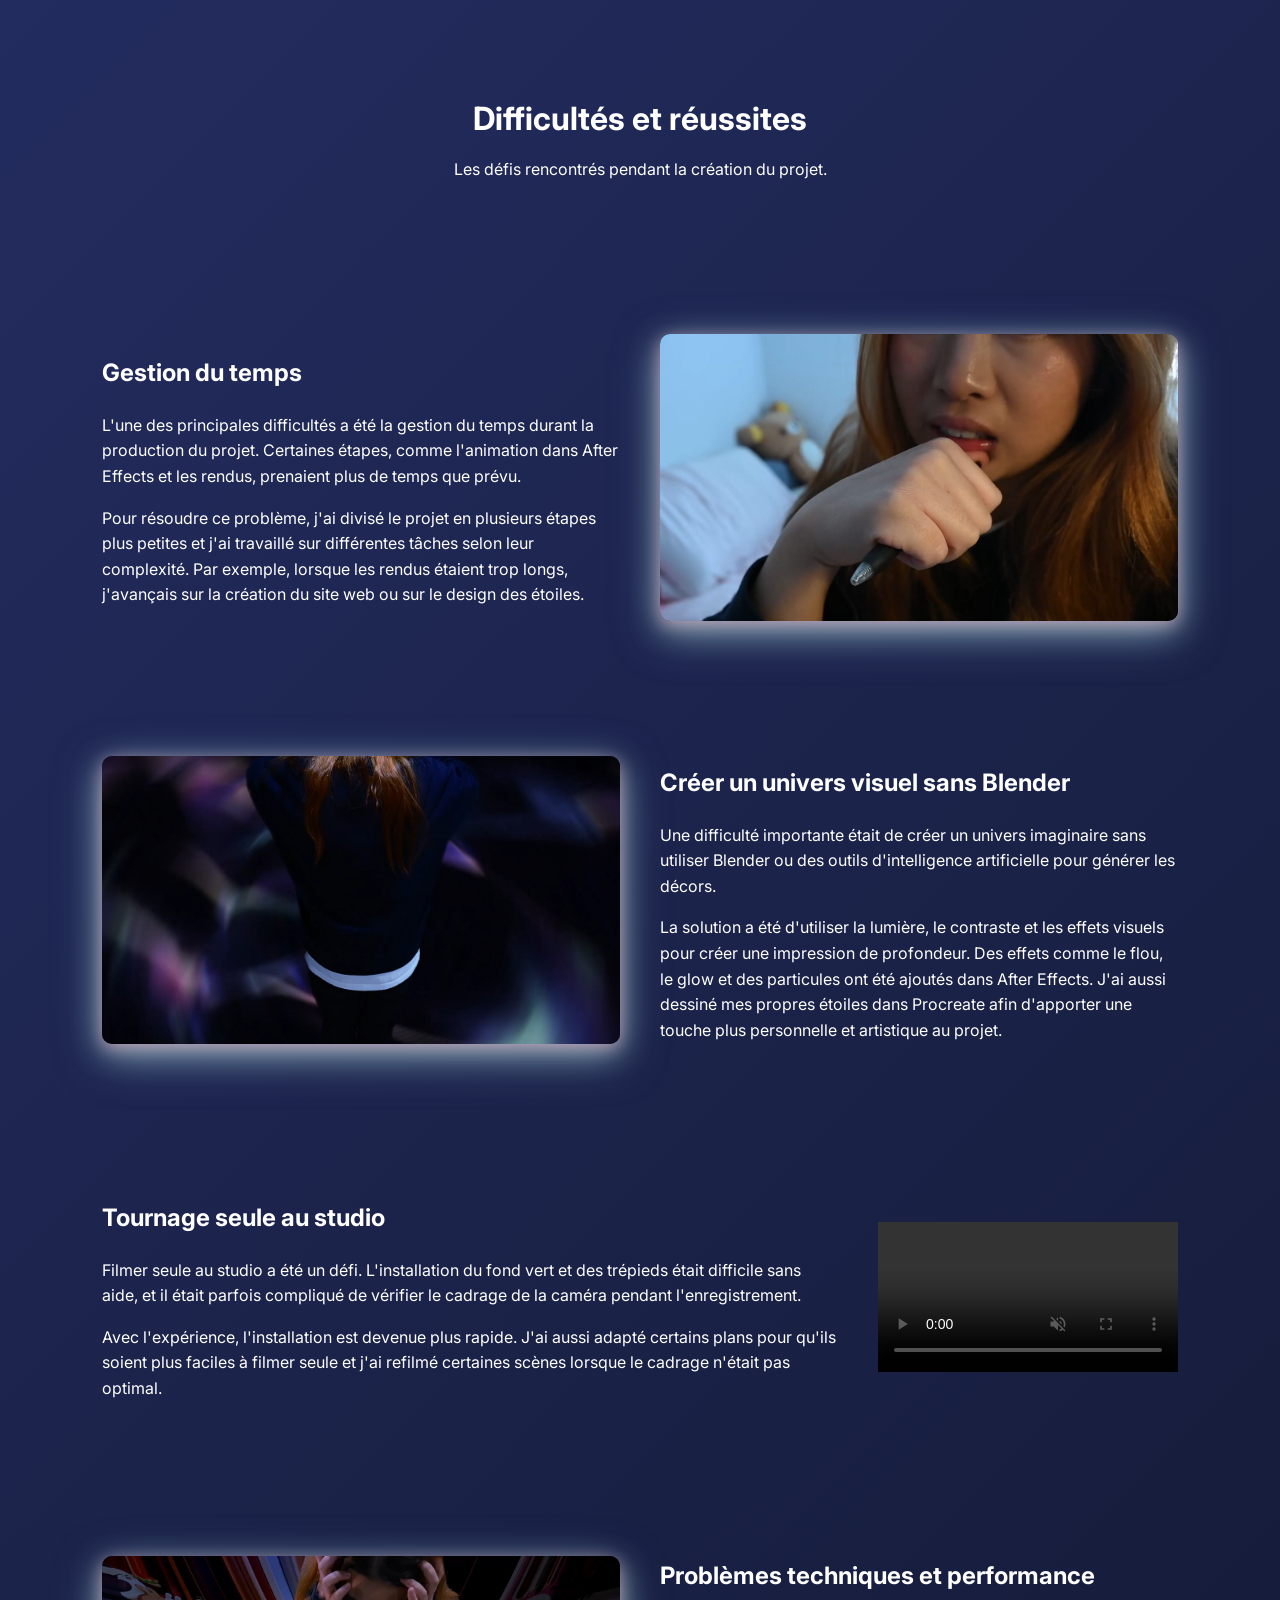
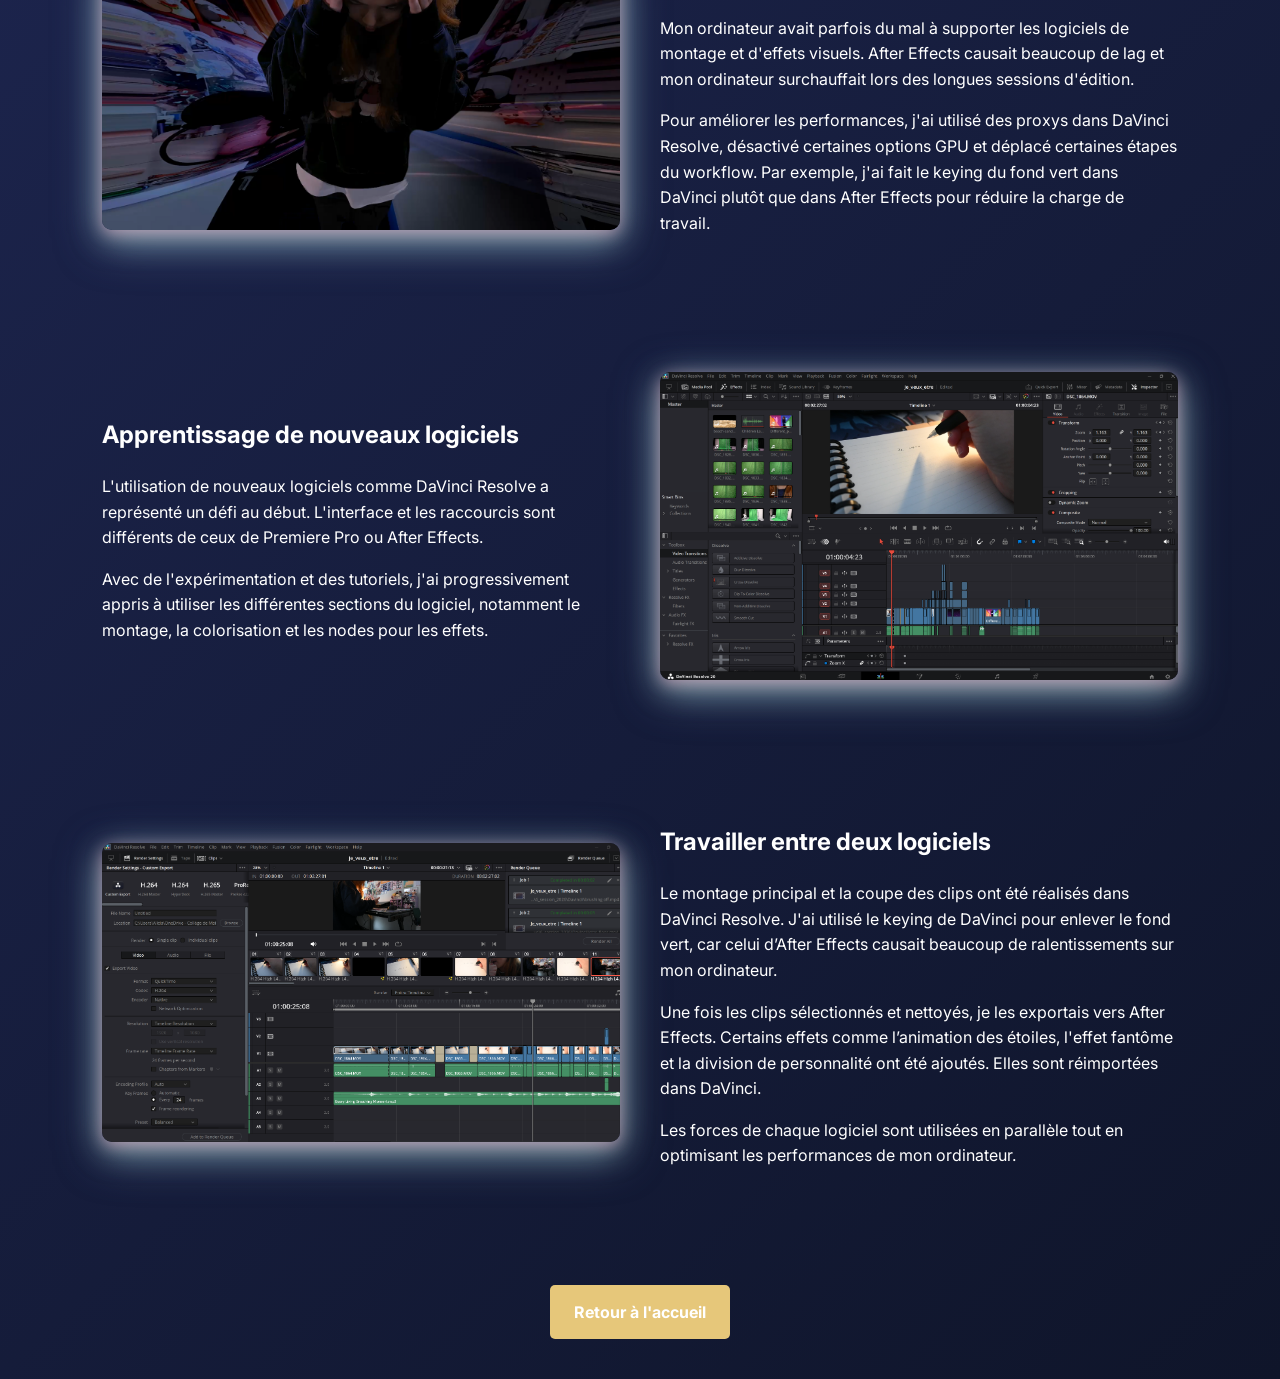
<file: difficultes.html>
<!DOCTYPE html>
<html lang="fr">

<head>
    <meta charset="UTF-8">
    <title>Difficultés et réussites</title>
    <link rel="stylesheet" href="normalize.css">
    <link rel="stylesheet" href="explorations_difficultes.css">
    <link rel="preconnect" href="https://fonts.googleapis.com">
    <link rel="preconnect" href="https://fonts.gstatic.com" crossorigin>
    <link
        href="https://fonts.googleapis.com/css2?family=Inter:ital,opsz,wght@0,14..32,100..900;1,14..32,100..900&family=Playfair+Display:ital,wght@0,400..900;1,400..900&display=swap"
        rel="stylesheet">
</head>

<body>

    <header class="blog-header">
        <h1>Difficultés et réussites</h1>
        <p>Les défis rencontrés pendant la création du projet.</p>
    </header>


    <section class="blog-section">

        <div class="text">
            <h2>Gestion du temps</h2>

            <p>
                L'une des principales difficultés a été la gestion du temps durant la production du projet.
                Certaines étapes, comme l'animation dans After Effects et les rendus, prenaient plus de temps que prévu.
            </p>

            <p>
                Pour résoudre ce problème, j'ai divisé le projet en plusieurs étapes plus petites et j'ai
                travaillé sur différentes tâches selon leur complexité. Par exemple, lorsque les rendus
                étaient trop longs, j'avançais sur la création du site web ou sur le design des étoiles.
            </p>

        </div>

        <div class="image">
            <img src="./media/thinking.png">
        </div>

    </section>


    <section class="blog-section reverse">

        <div class="text">
            <h2>Créer un univers visuel sans Blender</h2>

            <p>
                Une difficulté importante était de créer un univers imaginaire sans utiliser
                Blender ou des outils d'intelligence artificielle pour générer les décors.
            </p>

            <p>
                La solution a été d'utiliser la lumière, le contraste et les effets visuels
                pour créer une impression de profondeur. Des effets comme le flou, le glow
                et des particules ont été ajoutés dans After Effects. J'ai aussi dessiné
                mes propres étoiles dans Procreate afin d'apporter une touche plus personnelle
                et artistique au projet.
            </p>

        </div>

        <div class="image">
            <img src="./media/chaos.png">
        </div>

    </section>


    <section class="blog-section">

        <div class="text">
            <h2>Tournage seule au studio</h2>

            <p>
                Filmer seule au studio a été un défi. L'installation du fond vert et des trépieds
                était difficile sans aide, et il était parfois compliqué de vérifier le cadrage
                de la caméra pendant l'enregistrement.
            </p>

            <p>
                Avec l'expérience, l'installation est devenue plus rapide. J'ai aussi adapté
                certains plans pour qu'ils soient plus faciles à filmer seule et j'ai refilmé
                certaines scènes lorsque le cadrage n'était pas optimal.
            </p>

        </div>

        <div class="video">
            <video controls autoplay muted loop>
                <source src="./media/studio.mov" type="video/mp4">
            </video>
        </div>

    </section>


    <section class="blog-section reverse">

        <div class="text">
            <h2>Problèmes techniques et performance</h2>

            <p>
                Mon ordinateur avait parfois du mal à supporter les logiciels de montage et
                d'effets visuels. After Effects causait beaucoup de lag et mon ordinateur
                surchauffait lors des longues sessions d'édition.
            </p>

            <p>
                Pour améliorer les performances, j'ai utilisé des proxys dans DaVinci Resolve,
                désactivé certaines options GPU et déplacé certaines étapes du workflow.
                Par exemple, j'ai fait le keying du fond vert dans DaVinci plutôt que dans
                After Effects pour réduire la charge de travail.
            </p>

        </div>

        <div class="image">
            <img src="./media/chaos_2.png">
        </div>

    </section>


    <section class="blog-section">

        <div class="text">
            <h2>Apprentissage de nouveaux logiciels</h2>

            <p>
                L'utilisation de nouveaux logiciels comme DaVinci Resolve a représenté
                un défi au début. L'interface et les raccourcis sont différents de ceux
                de Premiere Pro ou After Effects.
            </p>

            <p>
                Avec de l'expérimentation et des tutoriels, j'ai progressivement appris
                à utiliser les différentes sections du logiciel, notamment le montage,
                la colorisation et les nodes pour les effets.
            </p>

        </div>

        <div class="image">
            <img src="./media/davincii.png">
        </div>

    </section>

    <section class="blog-section reverse">

        <div class="text">
            <h2>Travailler entre deux logiciels</h2>

            <p>
                Le montage principal et la coupe des clips ont été réalisés dans DaVinci
                Resolve. J'ai utilisé le keying de DaVinci pour enlever le fond vert,
                car celui d’After Effects 
                causait beaucoup de ralentissements sur mon ordinateur.
            </p>

            <p>
                Une fois les clips sélectionnés et nettoyés,
                je les exportais vers After Effects. Certains effets comme l’animation des étoiles,
                l'effet fantôme et la division de personnalité ont été ajoutés.
                Elles sont réimportées dans DaVinci.
            </p>

            <p>
                Les forces de chaque logiciel sont utilisées en parallèle tout en optimisant les
                performances de mon ordinateur.
            </p>

        </div>

        <div class="image">
            <img src="./media/export.png">
        </div>

    </section>


    <footer>
        <button><a href="index.html" class="button_retour">Retour à l'accueil</a></button>
    </footer>

    <!-- Modal -->
    <div id="modal" class="modal">
        <span class="close">&times;</span>
        <img class="modal-content" id="modal-img">
        <div id="modal-caption"></div>
    </div>

    <!-- ajout du script -->
    <script src="modal.js"></script>

</body>

</html>
</file>
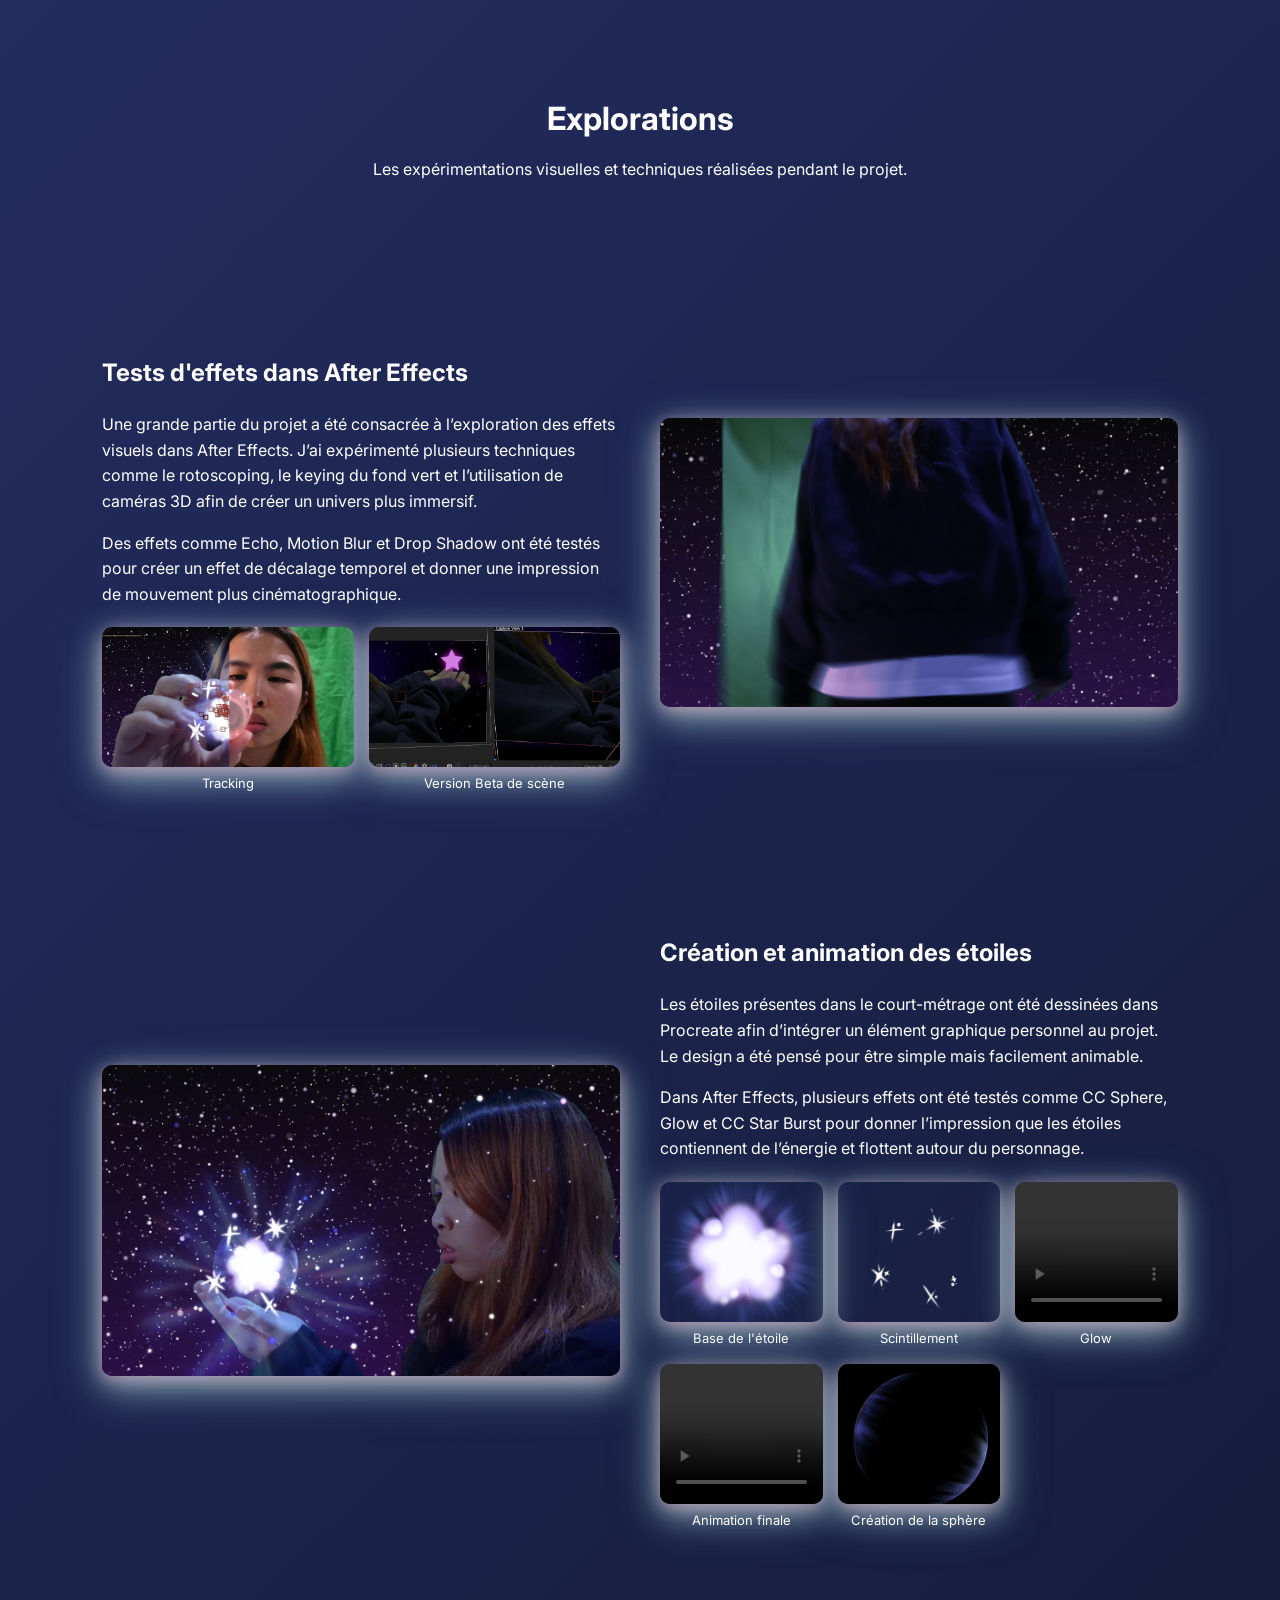
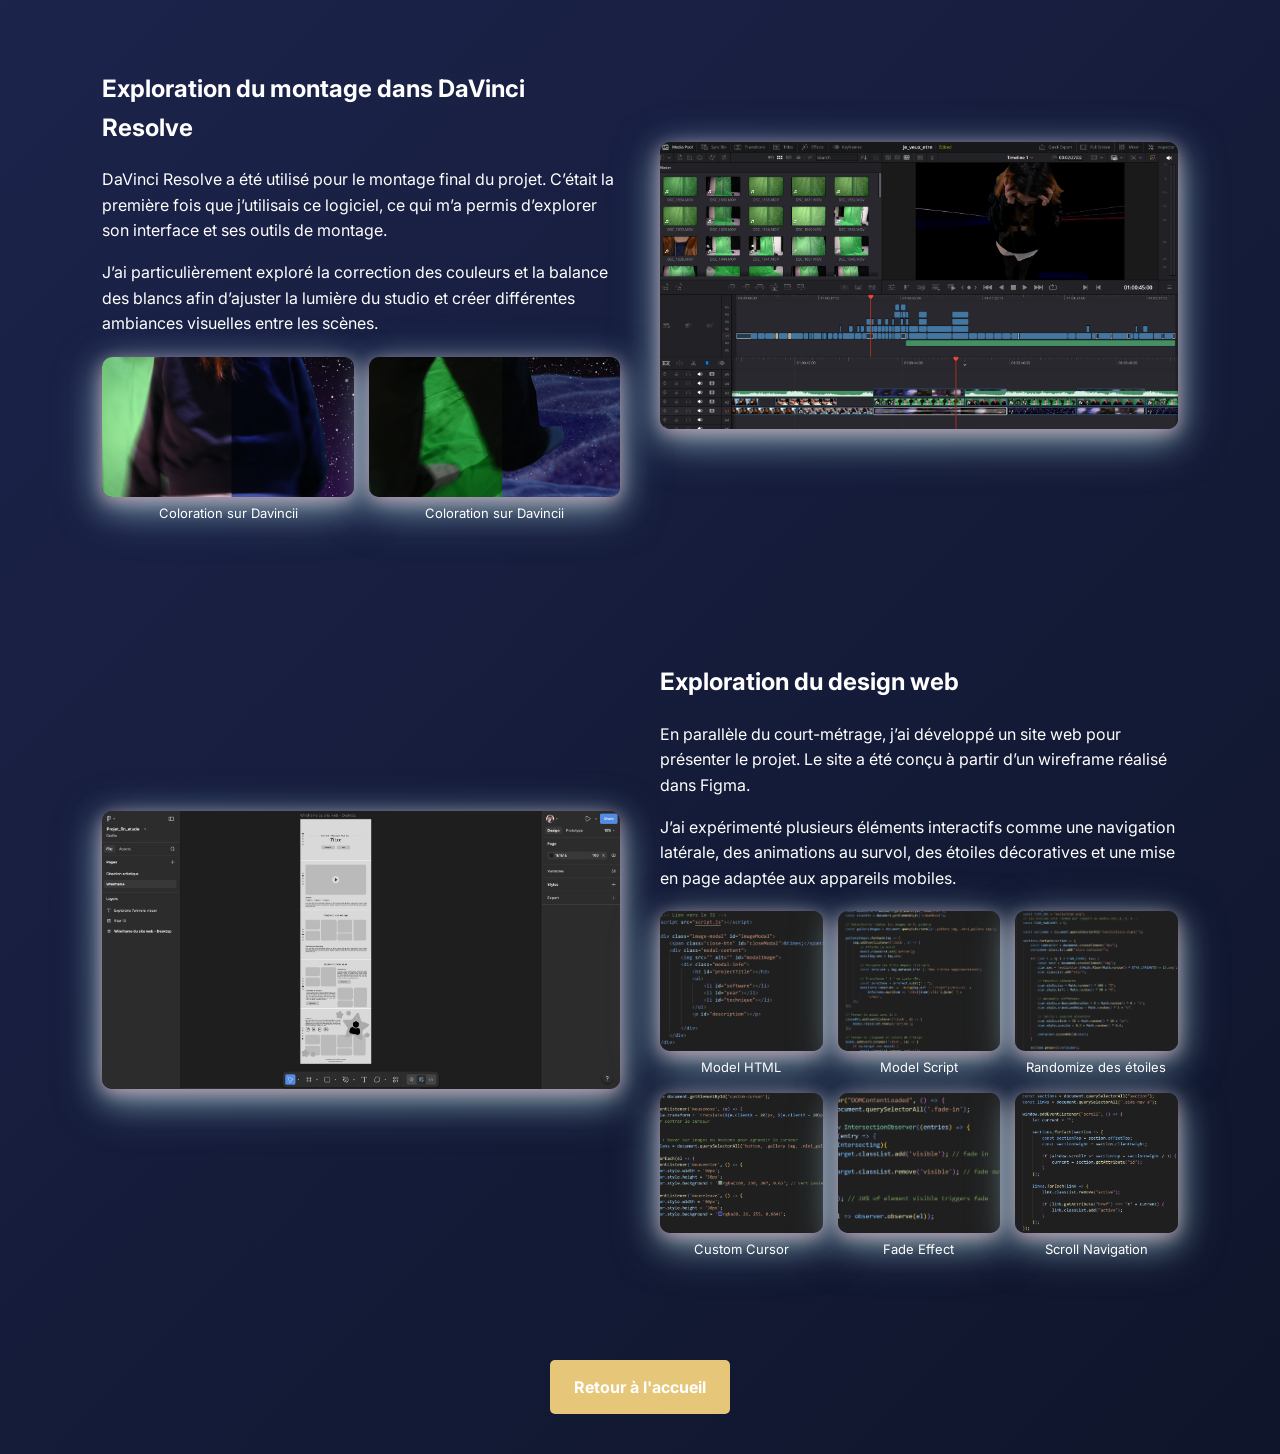
<file: explorations.html>
<!DOCTYPE html>
<html lang="fr">

<head>
    <meta charset="UTF-8">
    <title>Explorations</title>
    <link rel="stylesheet" href="normalize.css">
    <link rel="stylesheet" href="explorations_difficultes.css">
    <link rel="preconnect" href="https://fonts.googleapis.com">
    <link rel="preconnect" href="https://fonts.gstatic.com" crossorigin>
    <link
        href="https://fonts.googleapis.com/css2?family=Inter:ital,opsz,wght@0,14..32,100..900;1,14..32,100..900&family=Playfair+Display:ital,wght@0,400..900;1,400..900&display=swap"
        rel="stylesheet">
</head>

<body>

    <header class="blog-header">
        <h1>Explorations</h1>
        <p>Les expérimentations visuelles et techniques réalisées pendant le projet.</p>
    </header>


    <section class="blog-section">

        <div class="text">
            <h2>Tests d'effets dans After Effects</h2>

            <p>
                Une grande partie du projet a été consacrée à l’exploration des effets
                visuels dans After Effects. J’ai expérimenté plusieurs techniques comme
                le rotoscoping, le keying du fond vert et l’utilisation de caméras 3D
                afin de créer un univers plus immersif.
            </p>

            <p>
                Des effets comme Echo, Motion Blur et Drop Shadow ont été testés pour
                créer un effet de décalage temporel et donner une impression de mouvement
                plus cinématographique.
            </p>

            <!-- mini gallery pour montrer les différentes versions des étoiles -->
            <div class="mini-gallery">
                <div class="img_gallery"><img src="./media/tracking.png">
                    <figcaption>Tracking</figcaption>
                </div>
                <div class="img_gallery"><img src="./media/test_etoile.png" >
                    <figcaption>Version Beta de scène</figcaption>
                </div>

            </div>
            

        </div>

        <div class="image">
            <img src="./media/green_final.png">
        </div>

    </section>


    <section class="blog-section reverse">

        <div class="text">
            <h2>Création et animation des étoiles</h2>

            <p>
                Les étoiles présentes dans le court-métrage ont été dessinées dans
                Procreate afin d’intégrer un élément graphique personnel au projet.
                Le design a été pensé pour être simple mais facilement animable.
            </p>

            <p>
                Dans After Effects, plusieurs effets ont été testés comme CC Sphere,
                Glow et CC Star Burst pour donner l’impression que les étoiles
                contiennent de l’énergie et flottent autour du personnage.
            </p>

            <!-- mini gallery pour montrer les différentes versions des étoiles -->
            <div class="mini-gallery">
                <div class="img_gallery"><img src="./media/etoile_base.png">
                    <figcaption>Base de l'étoile</figcaption>
                </div>
                <div class="img_gallery"><img src="./media/etoile_shine.png" alt="Version 2 des étoiles">
                    <figcaption>Scintillement</figcaption>
                </div>
                <div class="video_gallery"><video src="./media/star_trails.mp4" controls autoplay loop></video>
                    <figcaption>Glow</figcaption>
                </div>

                <div class="video_gallery"><video src="./media/star_animation_finale.mp4" controls autoplay
                        loop></video>
                    <figcaption>Animation finale</figcaption>
                </div>

                <div class="img_gallery"><img src="./media/sphere.png" alt="sphere">
                    <figcaption>Création de la sphère</figcaption>
                </div>

            </div>


        </div>

        <div class="image">
            <img src="./media/hold_star.png">
        </div>

    </section>


    <section class="blog-section">

        <div class="text">
            <h2>Exploration du montage dans DaVinci Resolve</h2>

            <p>
                DaVinci Resolve a été utilisé pour le montage final du projet.
                C’était la première fois que j’utilisais ce logiciel, ce qui m’a
                permis d’explorer son interface et ses outils de montage.
            </p>

            <p>
                J’ai particulièrement exploré la correction des couleurs et la
                balance des blancs afin d’ajuster la lumière du studio et créer
                différentes ambiances visuelles entre les scènes.
            </p>

            <div class="mini-gallery">
                <div class="img_gallery"><img src="./media/coloration.png">
                    <figcaption>Coloration sur Davincii</figcaption>
                </div>
                <div class="img_gallery"><img src="./media/coloration_2.png">
                    <figcaption>Coloration sur Davincii</figcaption>
                </div>

            </div>

        </div>

        <div class="image">
            <img src="./media/exploration_davincii.png">
        </div>

    </section>


    <section class="blog-section reverse">

        <div class="text">
            <h2>Exploration du design web</h2>

            <p>
                En parallèle du court-métrage, j’ai développé un site web pour
                présenter le projet. Le site a été conçu à partir d’un wireframe
                réalisé dans Figma.
            </p>

            <p>
                J’ai expérimenté plusieurs éléments interactifs comme une navigation
                latérale, des animations au survol, des étoiles décoratives et une
                mise en page adaptée aux appareils mobiles.
            </p>

            <div class="mini-gallery">
                <div class="img_gallery"><img src="./media/script_model.png">
                    <figcaption>Model HTML</figcaption>
                </div>
                <div class="img_gallery"><img src="./media/script_modal.png">
                    <figcaption>Model Script</figcaption>
                </div>
                <div class="img_gallery"><img src="./media/script_2.png">
                    <figcaption>Randomize des étoiles</figcaption>
                </div>
                <div class="img_gallery"><img src="./media/script_custom_cursor.png">
                    <figcaption>Custom Cursor</figcaption>
                </div>
                <div class="img_gallery"><img src="./media/script_fade.png">
                    <figcaption>Fade Effect</figcaption>
                </div>
                <div class="img_gallery"><img src="./media/Script_scroll_nav.png">
                    <figcaption>Scroll Navigation</figcaption>
                </div>

            </div>

        </div>

        <div class="image">
            <img src="./media/figma.png">
        </div>

    </section>


    <footer>
        <button><a href="index.html" class="button_retour">Retour à l'accueil</a></button>
    </footer>

    <!-- Modal -->
    <div id="modal" class="modal">
        <span class="close">&times;</span>
        <img class="modal-content" id="modal-img">
        <div id="modal-caption"></div>
    </div>

    <!-- ajout du script -->
    <script src="modal.js"></script>

</body>

</html>
</file>
<file: explorations_difficultes.css>
body {
    font-family: inter;
    /* background est un gradient du bleu clair au bleu foncé */
    background: linear-gradient(135deg, #232c5f, #0F152A);
    color: white;
    margin: 0;
}

h1,
h2,
h3,
h4,
p {
    font-family: 'Inter', sans-serif;
}

/* ================= */
/* MOBILE (base) */
/* ================= */

.blog-header {
    text-align: center;
    padding: 40px 20px;
}

.blog-section {
    display: flex;
    align-items: center;
    flex-direction: column;
    gap: 30px;
    padding: 40px 5%;
    text-align: center;
}

.mini-gallery {
    display: grid;
    grid-template-columns: repeat(auto-fit, minmax(140px, 1fr));
    gap: 15px;
    margin-top: 20px;
    width: 100%;
}

.img_gallery,
.video_gallery {
    display: flex;
    flex-direction: column;
    align-items: center;
    font-family: Inter, sans-serif;
}

/* même taille pour images et vidéos */
.img_gallery img,
.img_gallery video,
.video_gallery video {
    width: 100%;
    height: 140px;
    /* hauteur identique */
    object-fit: cover;
    /* remplit la case sans déformer */

    border-radius: 10px;

    box-shadow:
        0 4px 15px rgba(246, 167, 198, 0.5),
        0 8px 30px rgba(168, 230, 207, 0.5),
        0 12px 45px rgba(167, 199, 231, 0.5);
}

.img_gallery figcaption,
.video_gallery figcaption {
    margin-top: 6px;
    font-size: 13px;
    text-align: center;
}

img {
    width: 100%;
    height: auto;
    border-radius: 10px;
    box-shadow:
        0 4px 15px rgba(246, 167, 198, 0.5),
        0 8px 30px rgba(168, 230, 207, 0.5),
        0 12px 45px rgba(167, 199, 231, 0.5);
}

.text {
    width: 100%;
    /* interligne */
    line-height: 1.6;
}

.image {
    width: 100%;
    border-radius: 15px;
}

.image img {
    width: 100%;
    border-radius: 10px;
    box-shadow:
        0 4px 15px rgba(246, 167, 198, 0.5),
        0 8px 30px rgba(168, 230, 207, 0.5),
        0 12px 45px rgba(167, 199, 231, 0.5);

    /* animation hover */
    transition: transform 0.3s ease, box-shadow 0.3s ease;
}

.image img:hover {
    transform: scale(1.05);
    box-shadow: 0 8px 20px rgba(246, 167, 198, 0.5);
}

/* FOOTER */

footer {
    text-align: center;
    padding: 40px;
}

footer button {
    background-color: #E6C77A;
    font-family: 'Inter', sans-serif;
    color: white;
    padding: 10px 20px;
    border: none;
    border-radius: 5px;
    cursor: pointer;
    width: 180px;
    height: 54px;
}

footer button:hover {
    transform: translateY(-3px);
    box-shadow: 0 8px 20px rgba(246, 167, 198, 0.5);
    background: linear-gradient(90deg, #f2a7c6, #a8e6cf, #a7c7e7);
}

.button_retour {
    color: white;
    font-weight: bold;
    text-decoration: none;
}

.modal {
    display: none;
    position: fixed;
    z-index: 999;
    left: 0;
    top: 0;
    width: 100%;
    height: 100%;
    background: rgba(0, 0, 0, 0.8);
    justify-content: center;
    align-items: center;
    flex-direction: column;
}

.modal.active {
    display: flex;
}

.modal img {
    max-width: 60%;
}

#modal-caption {
    color: white;
    margin-top: 10px;
}

.close {
    position: absolute;
    top: 30px;
    right: 40px;
    font-size: 40px;
    color: white;
    cursor: pointer;
}

/* Version MOBILE */
@media (max-width: 767px) {
    .blog-section {
        flex-direction: column-reverse;
        text-align: center;
        gap: 30px;
        padding: 40px 5%;

        .text {
            width: 100%;
            line-height: 1.6;
        }
    }

    .blog-section.reverse {
        flex-direction: column;
    }
}


/* ================= */
/* GRAND ÉCRAN */
/* ================= */

@media (min-width: 1024px) {

    .blog-section {
        flex-direction: row;
        text-align: left;
        gap: 40px;
        padding: 60px 8%;
    }

    .blog-section.reverse {
        flex-direction: row-reverse;
    }

    .blog-header {
        padding: 80px 20px;
    }

    .text {
        /* font-size pour les grands écrans */
        font-size: 16px;
    }
}

/* Pour les super grand-écrans */
@media (min-width: 1600px){
    h2, p {
        font-size: 1.5rem;
    }

    .img_gallery figcaption, .video_gallery figcaption{
        font-size: 1rem
    }
}
</file>
